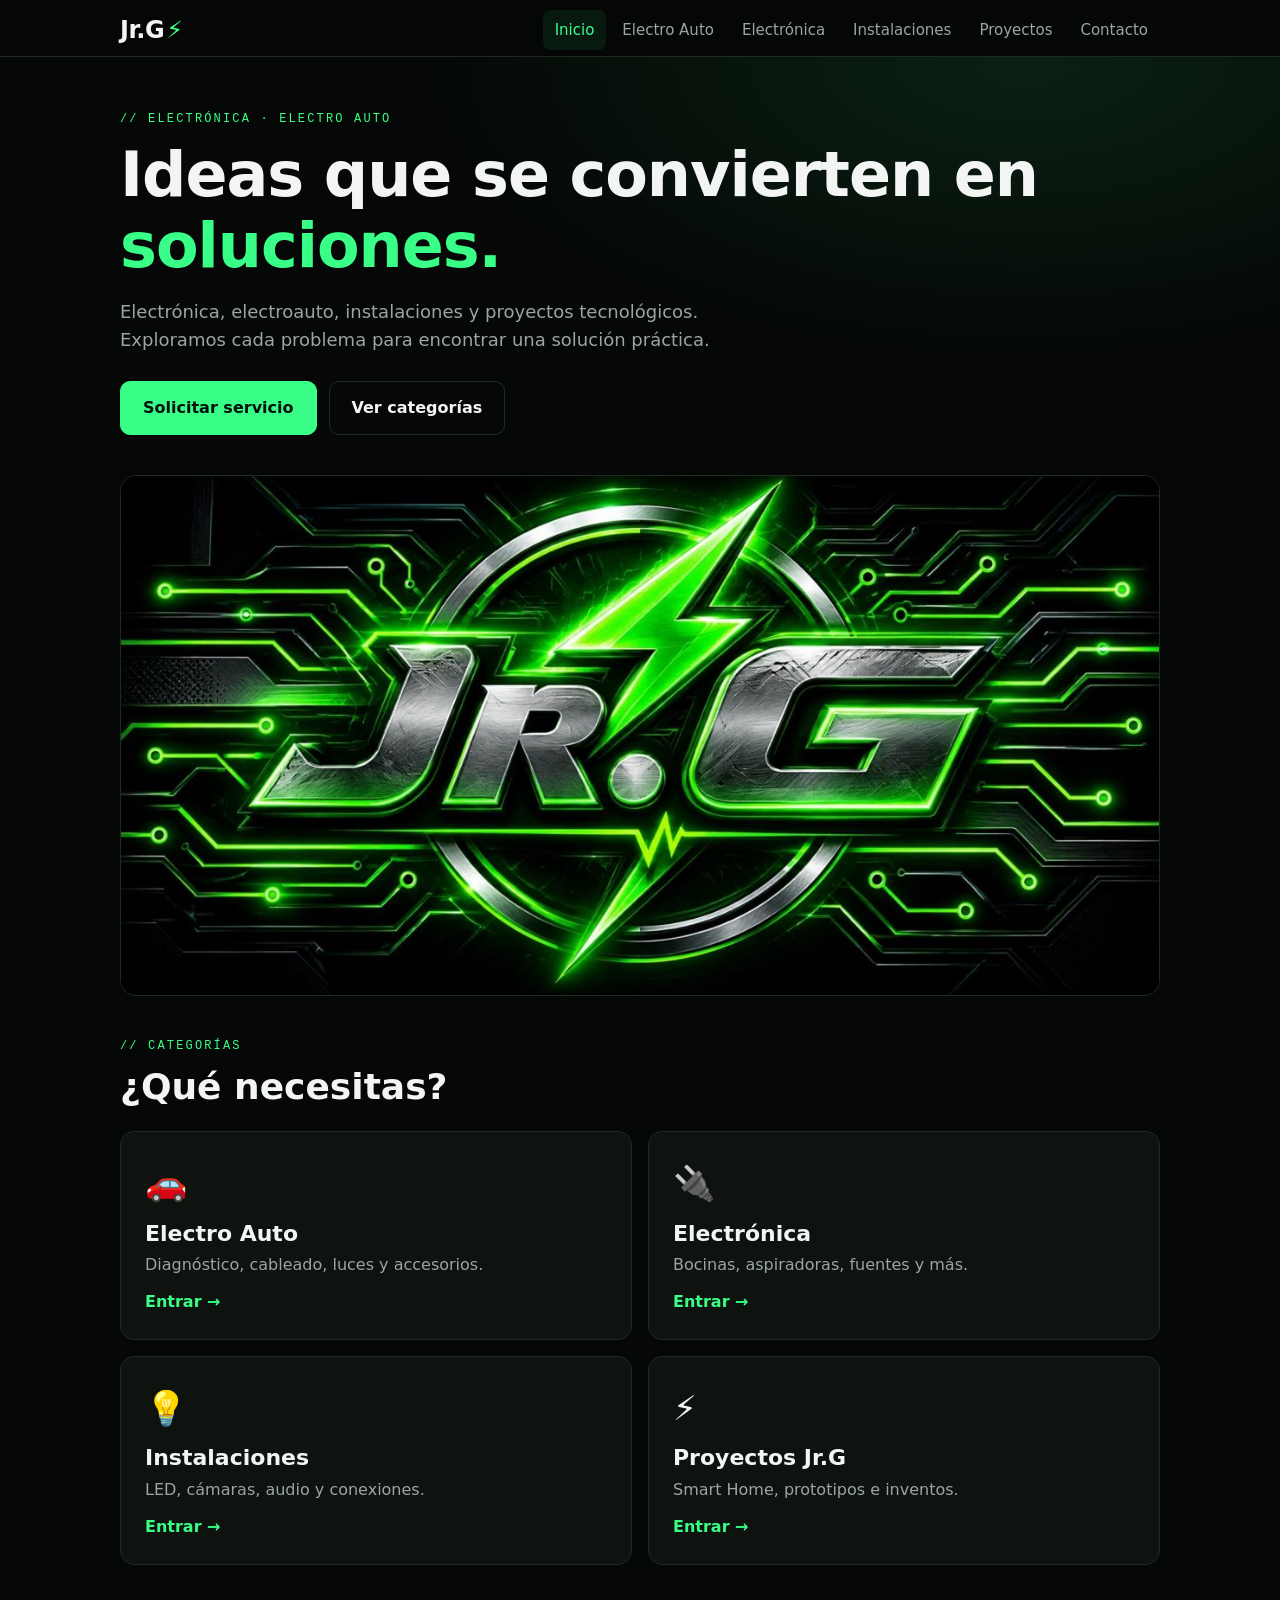
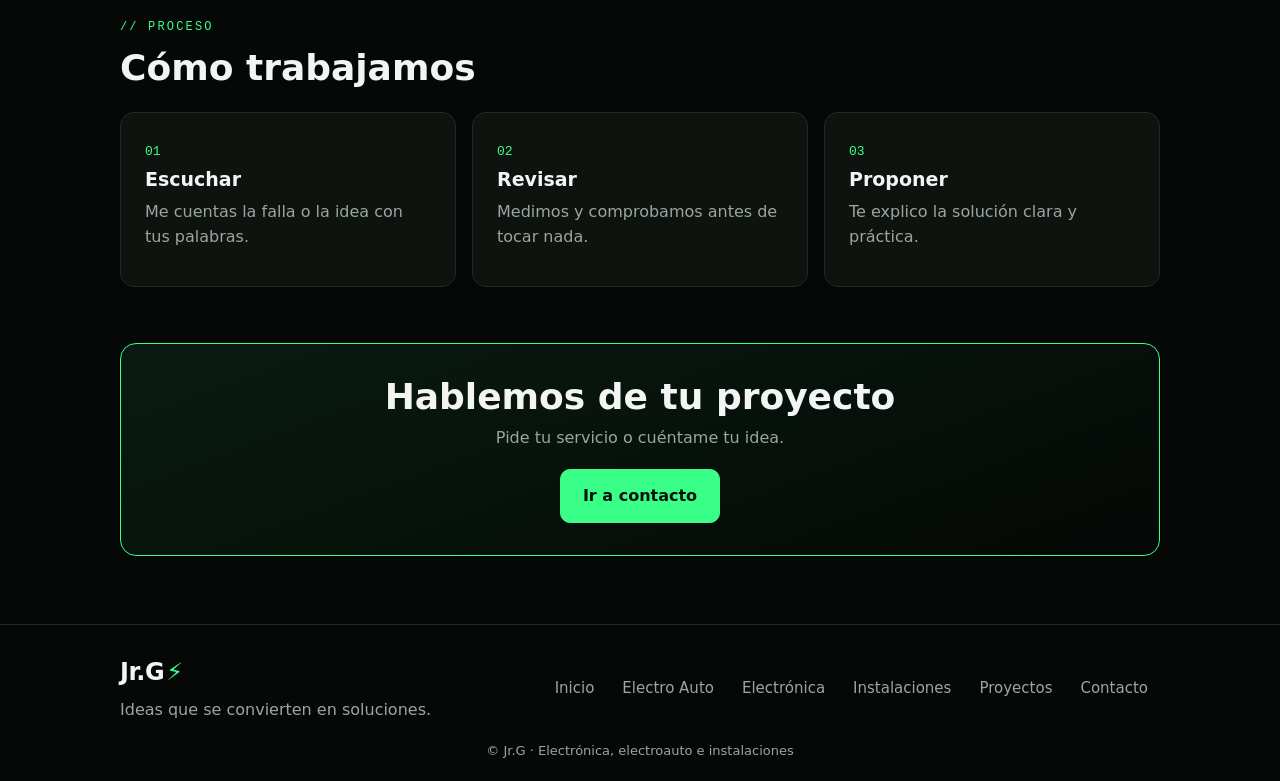
<file: index.html>
<!doctype html>
<html lang="es"><head><meta charset="utf-8">
<meta name="viewport" content="width=device-width,initial-scale=1">
<title>Inicio · Jr.G</title><meta name="description" content="Electrónica, electroauto, instalaciones y proyectos tecnológicos.">
<meta name="theme-color" content="#050806"><link rel="stylesheet" href="style.css"></head>
<body><header class="top"><div class="wrap bar">
<a class="logo" href="index.html" aria-label="Jr.G inicio">Jr.G<span>⚡</span></a>
<nav aria-label="Principal"><a href="index.html" aria-current="page">Inicio</a><a href="electro-auto.html">Electro Auto</a><a href="electronica.html">Electrónica</a><a href="instalaciones.html">Instalaciones</a><a href="proyectos.html">Proyectos</a><a href="contacto.html">Contacto</a></nav></div></header>
<main><section class="hero"><div class="wrap"><p class="tag">// ELECTRÓNICA · ELECTRO AUTO</p><h1>Ideas que se convierten en <em>soluciones.</em></h1>
<p class="lead">Electrónica, electroauto, instalaciones y proyectos tecnológicos. Exploramos cada problema para encontrar una solución práctica.</p>
<div class="row"><a class="btn" href="contacto.html">Solicitar servicio</a><a class="btn ghost" href="#categorias">Ver categorías</a></div></div></section>
<section class="wrap"><img class="banner" src="logo.jpg" alt="Logotipo Jr.G con rayo verde sobre circuito" width="1200" height="600"></section>
<section class="wrap sec" id="categorias"><p class="tag">// CATEGORÍAS</p><h2>¿Qué necesitas?</h2><div class="cats">
<a class="cat" href="electro-auto.html"><span>🚗</span><h3>Electro Auto</h3><p>Diagnóstico, cableado, luces y accesorios.</p><b>Entrar →</b></a>
<a class="cat" href="electronica.html"><span>🔌</span><h3>Electrónica</h3><p>Bocinas, aspiradoras, fuentes y más.</p><b>Entrar →</b></a>
<a class="cat" href="instalaciones.html"><span>💡</span><h3>Instalaciones</h3><p>LED, cámaras, audio y conexiones.</p><b>Entrar →</b></a>
<a class="cat" href="proyectos.html"><span>⚡</span><h3>Proyectos Jr.G</h3><p>Smart Home, prototipos e inventos.</p><b>Entrar →</b></a></div></section>
<section class="wrap sec"><p class="tag">// PROCESO</p><h2>Cómo trabajamos</h2><div class="grid">
<article class="card"><span class="n">01</span><h3>Escuchar</h3><p>Me cuentas la falla o la idea con tus palabras.</p></article>
<article class="card"><span class="n">02</span><h3>Revisar</h3><p>Medimos y comprobamos antes de tocar nada.</p></article>
<article class="card"><span class="n">03</span><h3>Proponer</h3><p>Te explico la solución clara y práctica.</p></article></div></section>
<section class="wrap sec"><div class="cta"><h2>Hablemos de tu proyecto</h2><p>Pide tu servicio o cuéntame tu idea.</p><a class="btn" href="contacto.html">Ir a contacto</a></div></section></main>
<footer><div class="wrap fgrid"><div><a class="logo" href="index.html">Jr.G<span>⚡</span></a>
<p>Ideas que se convierten en soluciones.</p></div><nav aria-label="Pie"><a href="index.html">Inicio</a><a href="electro-auto.html">Electro Auto</a><a href="electronica.html">Electrónica</a><a href="instalaciones.html">Instalaciones</a><a href="proyectos.html">Proyectos</a><a href="contacto.html">Contacto</a></nav></div>
<p class="copy">© Jr.G · Electrónica, electroauto e instalaciones</p></footer>
<script src="config.js"></script><script src="app.js"></script></body></html>
</file>
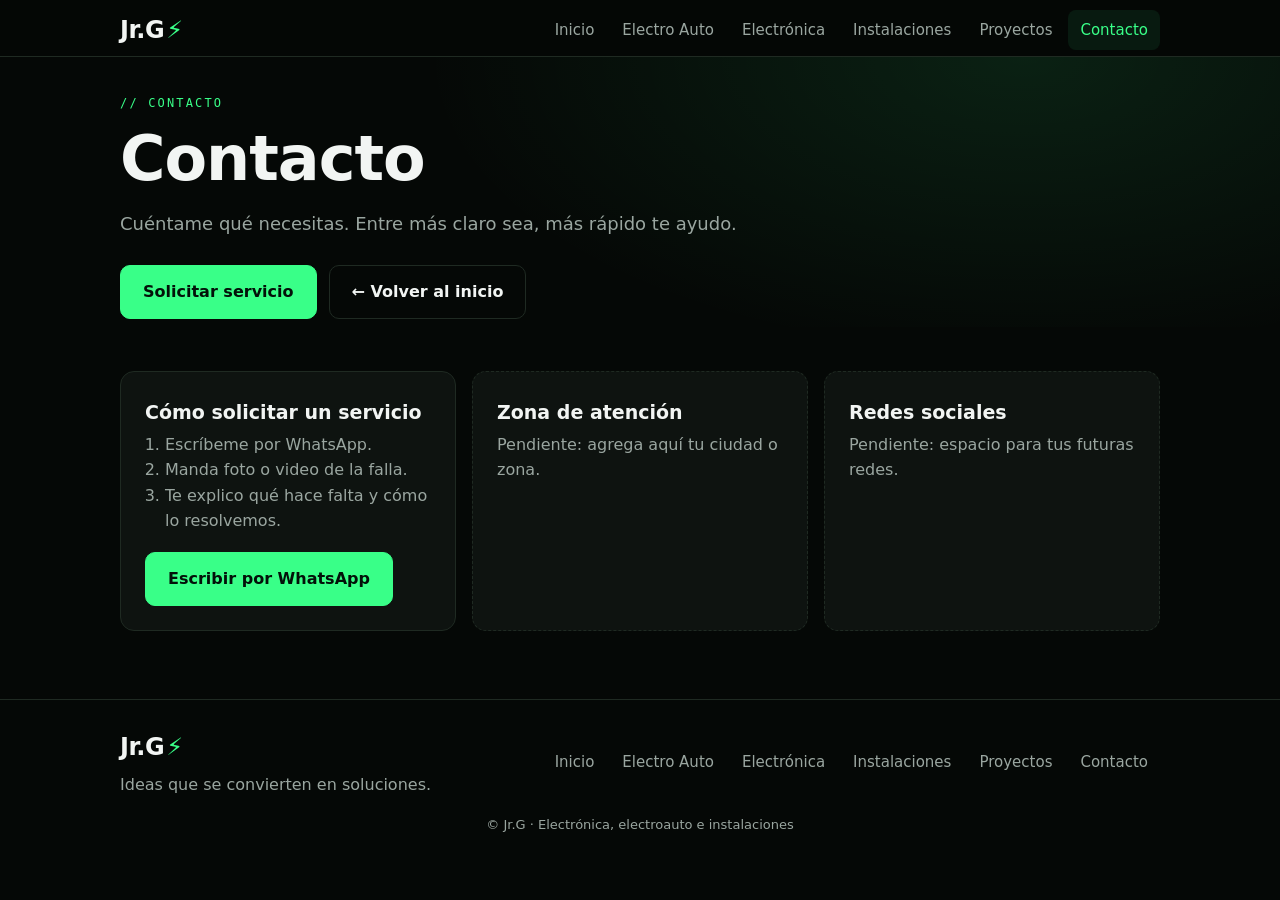
<file: contacto.html>
<!doctype html>
<html lang="es"><head><meta charset="utf-8">
<meta name="viewport" content="width=device-width,initial-scale=1">
<title>Contacto · Jr.G</title><meta name="description" content="Solicita un servicio con Jr.G.">
<meta name="theme-color" content="#050806"><link rel="stylesheet" href="style.css"></head>
<body><header class="top"><div class="wrap bar">
<a class="logo" href="index.html" aria-label="Jr.G inicio">Jr.G<span>⚡</span></a>
<nav aria-label="Principal"><a href="index.html">Inicio</a><a href="electro-auto.html">Electro Auto</a><a href="electronica.html">Electrónica</a><a href="instalaciones.html">Instalaciones</a><a href="proyectos.html">Proyectos</a><a href="contacto.html" aria-current="page">Contacto</a></nav></div></header>
<main><section class="hero sub"><div class="wrap"><p class="tag">// CONTACTO</p><h1>Contacto</h1><p class="lead">Cuéntame qué necesitas. Entre más claro sea, más rápido te ayudo.</p><div class="row"><a class="btn" href="contacto.html">Solicitar servicio</a><a class="btn ghost" href="index.html">← Volver al inicio</a></div></div></section><section class="wrap sec"><div class="grid"><article class="card"><h3>Cómo solicitar un servicio</h3><ol class="steps"><li>Escríbeme por WhatsApp.</li><li>Manda foto o video de la falla.</li><li>Te explico qué hace falta y cómo lo resolvemos.</li></ol><div id="wa-slot"><span class="btn off">WhatsApp: número pendiente</span></div></article>
<article class="card pend"><h3>Zona de atención</h3><p>Pendiente: agrega aquí tu ciudad o zona.</p></article>
<article class="card pend"><h3>Redes sociales</h3><p>Pendiente: espacio para tus futuras redes.</p></article></div></section></main>
<footer><div class="wrap fgrid"><div><a class="logo" href="index.html">Jr.G<span>⚡</span></a>
<p>Ideas que se convierten en soluciones.</p></div><nav aria-label="Pie"><a href="index.html">Inicio</a><a href="electro-auto.html">Electro Auto</a><a href="electronica.html">Electrónica</a><a href="instalaciones.html">Instalaciones</a><a href="proyectos.html">Proyectos</a><a href="contacto.html">Contacto</a></nav></div>
<p class="copy">© Jr.G · Electrónica, electroauto e instalaciones</p></footer>
<script src="config.js"></script><script src="app.js"></script></body></html>
</file>
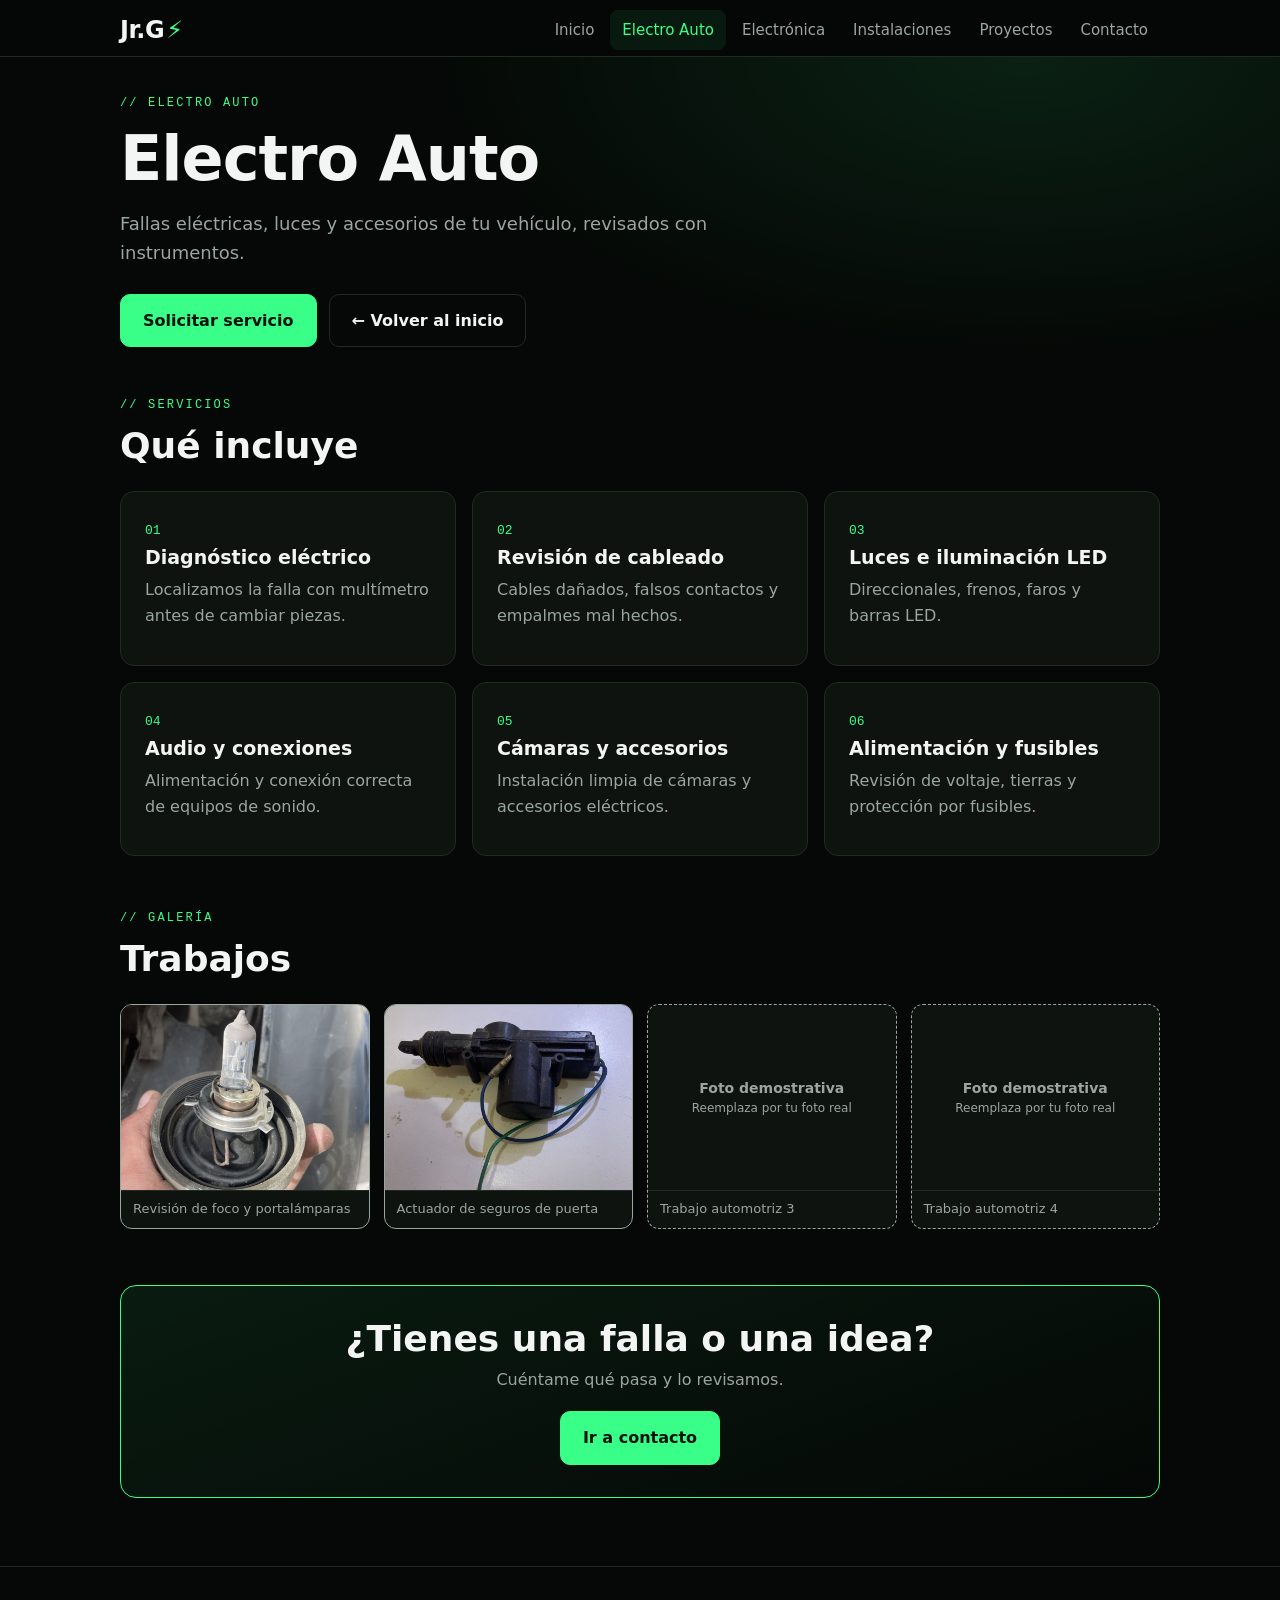
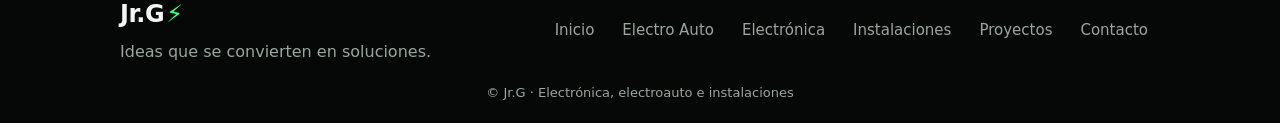
<file: electro-auto.html>
<!doctype html>
<html lang="es"><head><meta charset="utf-8">
<meta name="viewport" content="width=device-width,initial-scale=1">
<title>Electro Auto · Jr.G</title><meta name="description" content="Fallas eléctricas, luces y accesorios de tu vehículo, revisados con instrumentos.">
<meta name="theme-color" content="#050806"><link rel="stylesheet" href="style.css"></head>
<body><header class="top"><div class="wrap bar">
<a class="logo" href="index.html" aria-label="Jr.G inicio">Jr.G<span>⚡</span></a>
<nav aria-label="Principal"><a href="index.html">Inicio</a><a href="electro-auto.html" aria-current="page">Electro Auto</a><a href="electronica.html">Electrónica</a><a href="instalaciones.html">Instalaciones</a><a href="proyectos.html">Proyectos</a><a href="contacto.html">Contacto</a></nav></div></header>
<main><section class="hero sub"><div class="wrap"><p class="tag">// ELECTRO AUTO</p><h1>Electro Auto</h1><p class="lead">Fallas eléctricas, luces y accesorios de tu vehículo, revisados con instrumentos.</p><div class="row"><a class="btn" href="contacto.html">Solicitar servicio</a><a class="btn ghost" href="index.html">← Volver al inicio</a></div></div></section><section class="wrap sec"><p class="tag">// SERVICIOS</p><h2>Qué incluye</h2><div class="grid"><article class="card"><span class="n">01</span><h3>Diagnóstico eléctrico</h3><p>Localizamos la falla con multímetro antes de cambiar piezas.</p></article><article class="card"><span class="n">02</span><h3>Revisión de cableado</h3><p>Cables dañados, falsos contactos y empalmes mal hechos.</p></article><article class="card"><span class="n">03</span><h3>Luces e iluminación LED</h3><p>Direccionales, frenos, faros y barras LED.</p></article><article class="card"><span class="n">04</span><h3>Audio y conexiones</h3><p>Alimentación y conexión correcta de equipos de sonido.</p></article><article class="card"><span class="n">05</span><h3>Cámaras y accesorios</h3><p>Instalación limpia de cámaras y accesorios eléctricos.</p></article><article class="card"><span class="n">06</span><h3>Alimentación y fusibles</h3><p>Revisión de voltaje, tierras y protección por fusibles.</p></article></div></section><section class="wrap sec"><p class="tag">// GALERÍA</p><h2>Trabajos</h2><div class="gal"><figure class="ph real"><img src="foco.jpg" alt="Foco halógeno desmontado de un faro" loading="lazy"><figcaption>Revisión de foco y portalámparas</figcaption></figure><figure class="ph real"><img src="seguros.jpg" alt="Actuador de seguros eléctricos de puerta" loading="lazy"><figcaption>Actuador de seguros de puerta</figcaption></figure><figure class="ph"><div><b>Foto demostrativa</b><small>Reemplaza por tu foto real</small></div><figcaption>Trabajo automotriz 3</figcaption></figure><figure class="ph"><div><b>Foto demostrativa</b><small>Reemplaza por tu foto real</small></div><figcaption>Trabajo automotriz 4</figcaption></figure></div></section><section class="wrap sec"><div class="cta"><h2>¿Tienes una falla o una idea?</h2><p>Cuéntame qué pasa y lo revisamos.</p><a class="btn" href="contacto.html">Ir a contacto</a></div></section></main>
<footer><div class="wrap fgrid"><div><a class="logo" href="index.html">Jr.G<span>⚡</span></a>
<p>Ideas que se convierten en soluciones.</p></div><nav aria-label="Pie"><a href="index.html">Inicio</a><a href="electro-auto.html">Electro Auto</a><a href="electronica.html">Electrónica</a><a href="instalaciones.html">Instalaciones</a><a href="proyectos.html">Proyectos</a><a href="contacto.html">Contacto</a></nav></div>
<p class="copy">© Jr.G · Electrónica, electroauto e instalaciones</p></footer>
<script src="config.js"></script><script src="app.js"></script></body></html>
</file>
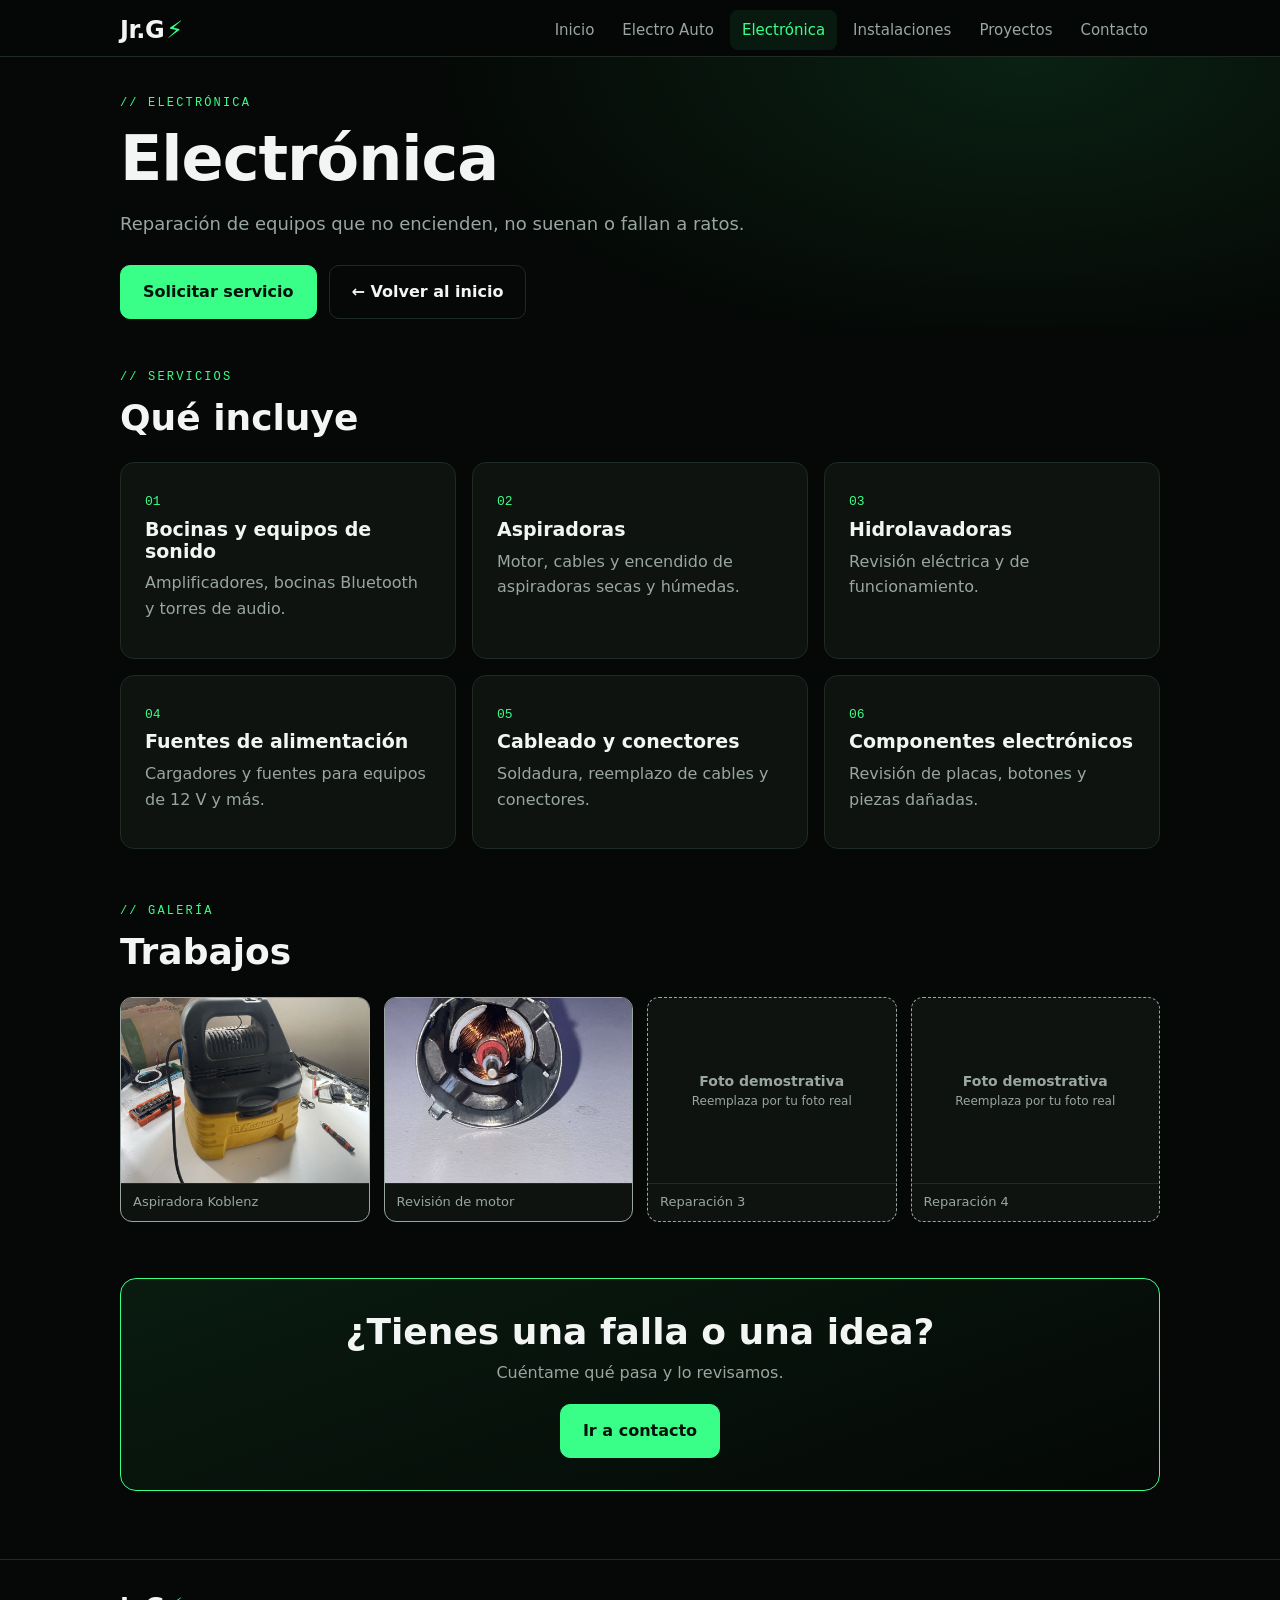
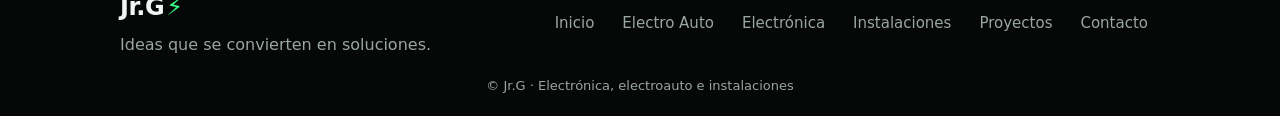
<file: electronica.html>
<!doctype html>
<html lang="es"><head><meta charset="utf-8">
<meta name="viewport" content="width=device-width,initial-scale=1">
<title>Electrónica · Jr.G</title><meta name="description" content="Reparación de equipos que no encienden, no suenan o fallan a ratos.">
<meta name="theme-color" content="#050806"><link rel="stylesheet" href="style.css"></head>
<body><header class="top"><div class="wrap bar">
<a class="logo" href="index.html" aria-label="Jr.G inicio">Jr.G<span>⚡</span></a>
<nav aria-label="Principal"><a href="index.html">Inicio</a><a href="electro-auto.html">Electro Auto</a><a href="electronica.html" aria-current="page">Electrónica</a><a href="instalaciones.html">Instalaciones</a><a href="proyectos.html">Proyectos</a><a href="contacto.html">Contacto</a></nav></div></header>
<main><section class="hero sub"><div class="wrap"><p class="tag">// ELECTRÓNICA</p><h1>Electrónica</h1><p class="lead">Reparación de equipos que no encienden, no suenan o fallan a ratos.</p><div class="row"><a class="btn" href="contacto.html">Solicitar servicio</a><a class="btn ghost" href="index.html">← Volver al inicio</a></div></div></section><section class="wrap sec"><p class="tag">// SERVICIOS</p><h2>Qué incluye</h2><div class="grid"><article class="card"><span class="n">01</span><h3>Bocinas y equipos de sonido</h3><p>Amplificadores, bocinas Bluetooth y torres de audio.</p></article><article class="card"><span class="n">02</span><h3>Aspiradoras</h3><p>Motor, cables y encendido de aspiradoras secas y húmedas.</p></article><article class="card"><span class="n">03</span><h3>Hidrolavadoras</h3><p>Revisión eléctrica y de funcionamiento.</p></article><article class="card"><span class="n">04</span><h3>Fuentes de alimentación</h3><p>Cargadores y fuentes para equipos de 12 V y más.</p></article><article class="card"><span class="n">05</span><h3>Cableado y conectores</h3><p>Soldadura, reemplazo de cables y conectores.</p></article><article class="card"><span class="n">06</span><h3>Componentes electrónicos</h3><p>Revisión de placas, botones y piezas dañadas.</p></article></div></section><section class="wrap sec"><p class="tag">// GALERÍA</p><h2>Trabajos</h2><div class="gal"><figure class="ph real"><img src="aspiradora.jpg" alt="Aspiradora Koblenz seca y húmeda en reparación" loading="lazy"><figcaption>Aspiradora Koblenz</figcaption></figure><figure class="ph real"><img src="motor.jpg" alt="Motor eléctrico abierto para revisión" loading="lazy"><figcaption>Revisión de motor</figcaption></figure><figure class="ph"><div><b>Foto demostrativa</b><small>Reemplaza por tu foto real</small></div><figcaption>Reparación 3</figcaption></figure><figure class="ph"><div><b>Foto demostrativa</b><small>Reemplaza por tu foto real</small></div><figcaption>Reparación 4</figcaption></figure></div></section><section class="wrap sec"><div class="cta"><h2>¿Tienes una falla o una idea?</h2><p>Cuéntame qué pasa y lo revisamos.</p><a class="btn" href="contacto.html">Ir a contacto</a></div></section></main>
<footer><div class="wrap fgrid"><div><a class="logo" href="index.html">Jr.G<span>⚡</span></a>
<p>Ideas que se convierten en soluciones.</p></div><nav aria-label="Pie"><a href="index.html">Inicio</a><a href="electro-auto.html">Electro Auto</a><a href="electronica.html">Electrónica</a><a href="instalaciones.html">Instalaciones</a><a href="proyectos.html">Proyectos</a><a href="contacto.html">Contacto</a></nav></div>
<p class="copy">© Jr.G · Electrónica, electroauto e instalaciones</p></footer>
<script src="config.js"></script><script src="app.js"></script></body></html>
</file>
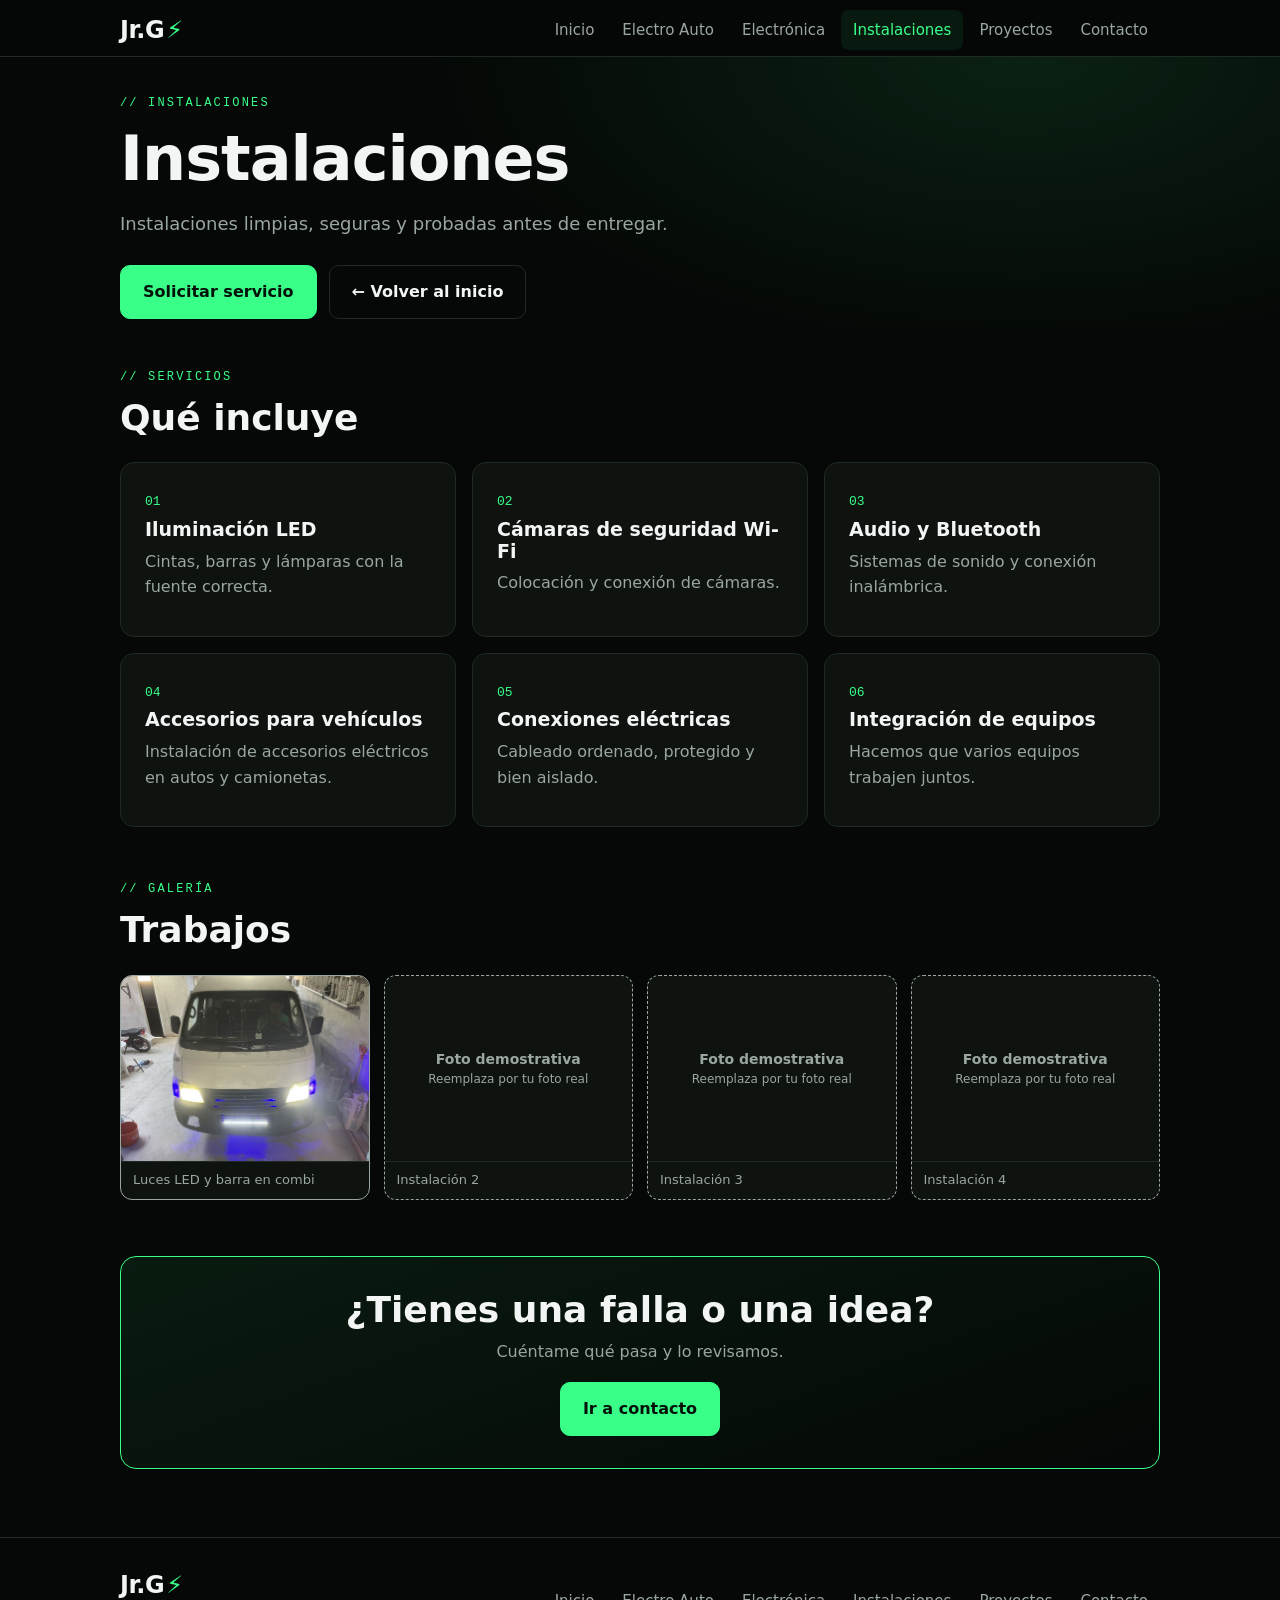
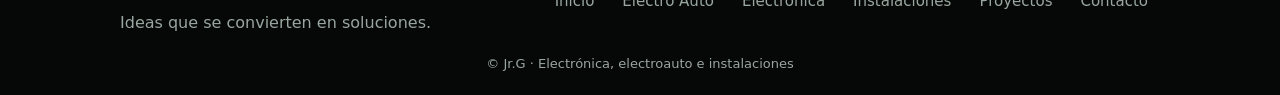
<file: instalaciones.html>
<!doctype html>
<html lang="es"><head><meta charset="utf-8">
<meta name="viewport" content="width=device-width,initial-scale=1">
<title>Instalaciones · Jr.G</title><meta name="description" content="Instalaciones limpias, seguras y probadas antes de entregar.">
<meta name="theme-color" content="#050806"><link rel="stylesheet" href="style.css"></head>
<body><header class="top"><div class="wrap bar">
<a class="logo" href="index.html" aria-label="Jr.G inicio">Jr.G<span>⚡</span></a>
<nav aria-label="Principal"><a href="index.html">Inicio</a><a href="electro-auto.html">Electro Auto</a><a href="electronica.html">Electrónica</a><a href="instalaciones.html" aria-current="page">Instalaciones</a><a href="proyectos.html">Proyectos</a><a href="contacto.html">Contacto</a></nav></div></header>
<main><section class="hero sub"><div class="wrap"><p class="tag">// INSTALACIONES</p><h1>Instalaciones</h1><p class="lead">Instalaciones limpias, seguras y probadas antes de entregar.</p><div class="row"><a class="btn" href="contacto.html">Solicitar servicio</a><a class="btn ghost" href="index.html">← Volver al inicio</a></div></div></section><section class="wrap sec"><p class="tag">// SERVICIOS</p><h2>Qué incluye</h2><div class="grid"><article class="card"><span class="n">01</span><h3>Iluminación LED</h3><p>Cintas, barras y lámparas con la fuente correcta.</p></article><article class="card"><span class="n">02</span><h3>Cámaras de seguridad Wi-Fi</h3><p>Colocación y conexión de cámaras.</p></article><article class="card"><span class="n">03</span><h3>Audio y Bluetooth</h3><p>Sistemas de sonido y conexión inalámbrica.</p></article><article class="card"><span class="n">04</span><h3>Accesorios para vehículos</h3><p>Instalación de accesorios eléctricos en autos y camionetas.</p></article><article class="card"><span class="n">05</span><h3>Conexiones eléctricas</h3><p>Cableado ordenado, protegido y bien aislado.</p></article><article class="card"><span class="n">06</span><h3>Integración de equipos</h3><p>Hacemos que varios equipos trabajen juntos.</p></article></div></section><section class="wrap sec"><p class="tag">// GALERÍA</p><h2>Trabajos</h2><div class="gal"><figure class="ph real"><img src="combi.jpg" alt="Combi con luces LED y barra frontal instaladas" loading="lazy"><figcaption>Luces LED y barra en combi</figcaption></figure><figure class="ph"><div><b>Foto demostrativa</b><small>Reemplaza por tu foto real</small></div><figcaption>Instalación 2</figcaption></figure><figure class="ph"><div><b>Foto demostrativa</b><small>Reemplaza por tu foto real</small></div><figcaption>Instalación 3</figcaption></figure><figure class="ph"><div><b>Foto demostrativa</b><small>Reemplaza por tu foto real</small></div><figcaption>Instalación 4</figcaption></figure></div></section><section class="wrap sec"><div class="cta"><h2>¿Tienes una falla o una idea?</h2><p>Cuéntame qué pasa y lo revisamos.</p><a class="btn" href="contacto.html">Ir a contacto</a></div></section></main>
<footer><div class="wrap fgrid"><div><a class="logo" href="index.html">Jr.G<span>⚡</span></a>
<p>Ideas que se convierten en soluciones.</p></div><nav aria-label="Pie"><a href="index.html">Inicio</a><a href="electro-auto.html">Electro Auto</a><a href="electronica.html">Electrónica</a><a href="instalaciones.html">Instalaciones</a><a href="proyectos.html">Proyectos</a><a href="contacto.html">Contacto</a></nav></div>
<p class="copy">© Jr.G · Electrónica, electroauto e instalaciones</p></footer>
<script src="config.js"></script><script src="app.js"></script></body></html>
</file>
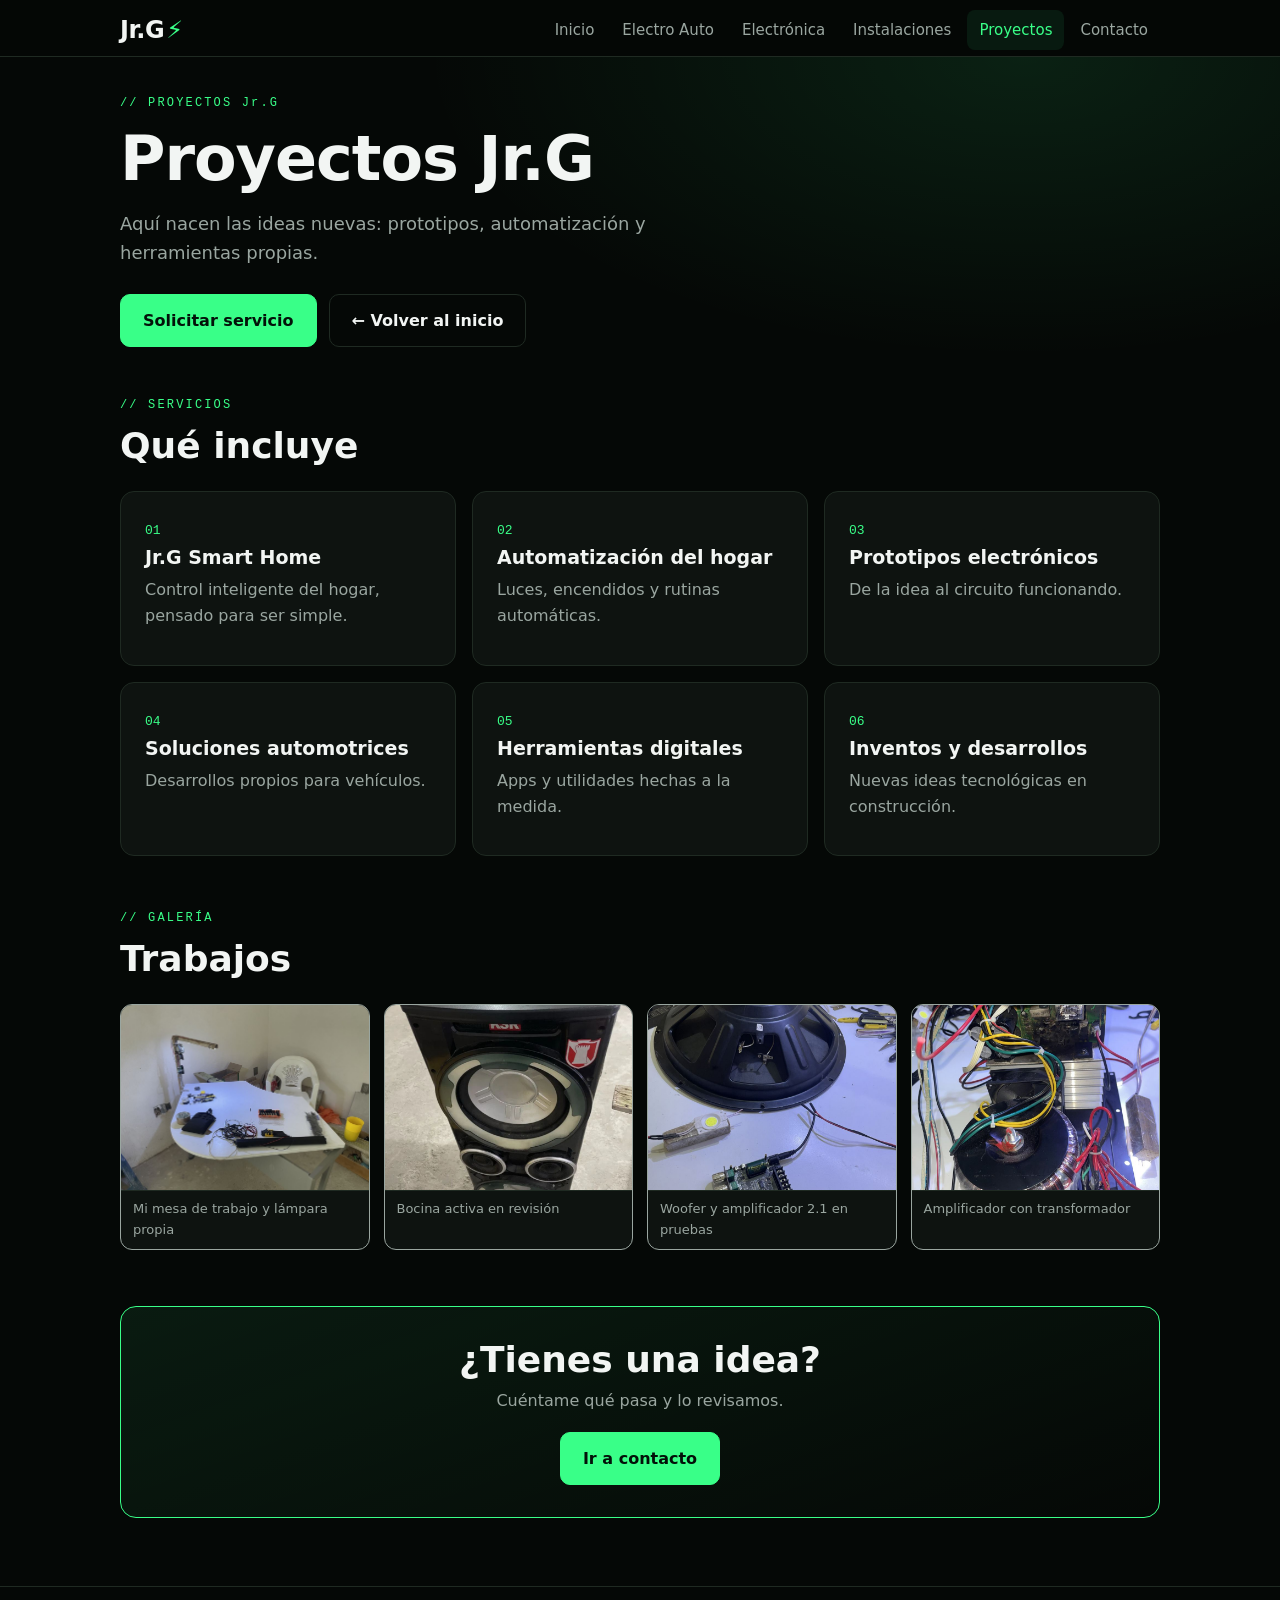
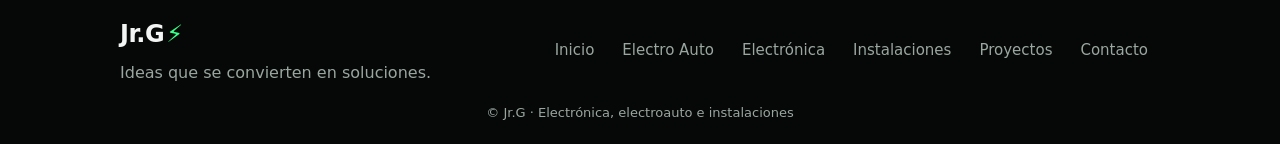
<file: proyectos.html>
<!doctype html>
<html lang="es"><head><meta charset="utf-8">
<meta name="viewport" content="width=device-width,initial-scale=1">
<title>Proyectos Jr.G · Jr.G</title><meta name="description" content="Innovación y desarrollo: casas inteligentes, prototipos y herramientas.">
<meta name="theme-color" content="#050806"><link rel="stylesheet" href="style.css"></head>
<body><header class="top"><div class="wrap bar">
<a class="logo" href="index.html" aria-label="Jr.G inicio">Jr.G<span>⚡</span></a>
<nav aria-label="Principal"><a href="index.html">Inicio</a><a href="electro-auto.html">Electro Auto</a><a href="electronica.html">Electrónica</a><a href="instalaciones.html">Instalaciones</a><a href="proyectos.html" aria-current="page">Proyectos</a><a href="contacto.html">Contacto</a></nav></div></header>
<main><section class="hero sub"><div class="wrap"><p class="tag">// PROYECTOS Jr.G</p><h1>Proyectos Jr.G</h1><p class="lead">Aquí nacen las ideas nuevas: prototipos, automatización y herramientas propias.</p><div class="row"><a class="btn" href="contacto.html">Solicitar servicio</a><a class="btn ghost" href="index.html">← Volver al inicio</a></div></div></section><section class="wrap sec"><p class="tag">// SERVICIOS</p><h2>Qué incluye</h2><div class="grid"><article class="card"><span class="n">01</span><h3>Jr.G Smart Home</h3><p>Control inteligente del hogar, pensado para ser simple.</p></article><article class="card"><span class="n">02</span><h3>Automatización del hogar</h3><p>Luces, encendidos y rutinas automáticas.</p></article><article class="card"><span class="n">03</span><h3>Prototipos electrónicos</h3><p>De la idea al circuito funcionando.</p></article><article class="card"><span class="n">04</span><h3>Soluciones automotrices</h3><p>Desarrollos propios para vehículos.</p></article><article class="card"><span class="n">05</span><h3>Herramientas digitales</h3><p>Apps y utilidades hechas a la medida.</p></article><article class="card"><span class="n">06</span><h3>Inventos y desarrollos</h3><p>Nuevas ideas tecnológicas en construcción.</p></article></div></section><section class="wrap sec"><p class="tag">// GALERÍA</p><h2>Trabajos</h2><div class="gal"><figure class="ph real"><img src="mesa.jpg" alt="Mesa de trabajo con herramientas y lámpara propia" loading="lazy"><figcaption>Mi mesa de trabajo y lámpara propia</figcaption></figure><figure class="ph real"><img src="bocina.jpg" alt="Bocina activa con dos woofers y ecualizador" loading="lazy"><figcaption>Bocina activa en revisión</figcaption></figure><figure class="ph real"><img src="woofer.jpg" alt="Woofer de 4 ohms con placa amplificadora 2.1 en pruebas" loading="lazy"><figcaption>Woofer y amplificador 2.1 en pruebas</figcaption></figure><figure class="ph real"><img src="transformador.jpg" alt="Amplificador con transformador toroidal y relevador" loading="lazy"><figcaption>Amplificador con transformador</figcaption></figure></div></section><section class="wrap sec"><div class="cta"><h2>¿Tienes una idea?</h2><p>Cuéntame qué pasa y lo revisamos.</p><a class="btn" href="contacto.html">Ir a contacto</a></div></section></main>
<footer><div class="wrap fgrid"><div><a class="logo" href="index.html">Jr.G<span>⚡</span></a>
<p>Ideas que se convierten en soluciones.</p></div><nav aria-label="Pie"><a href="index.html">Inicio</a><a href="electro-auto.html">Electro Auto</a><a href="electronica.html">Electrónica</a><a href="instalaciones.html">Instalaciones</a><a href="proyectos.html">Proyectos</a><a href="contacto.html">Contacto</a></nav></div>
<p class="copy">© Jr.G · Electrónica, electroauto e instalaciones</p></footer>
<script src="config.js"></script><script src="app.js"></script></body></html>
</file>
<file: style.css>
:root{--bg:#050806;--panel:#0e1310;--line:#1f2a22;--g:#39ff88;--tx:#f2f5f3;--mu:#9aa6a0}
*{box-sizing:border-box}html{scroll-behavior:smooth}
body{margin:0;background:var(--bg);color:var(--tx);font:16px/1.6 system-ui,-apple-system,"Segoe UI",Roboto,sans-serif;overflow-x:hidden}
a{color:inherit;text-decoration:none}h1,h2,h3{line-height:1.15;margin:0}
.wrap{max-width:1080px;margin:0 auto;padding:0 20px}
.top{position:sticky;top:0;z-index:10;background:rgba(5,8,6,.92);backdrop-filter:blur(8px);border-bottom:1px solid var(--line)}
.bar{display:flex;flex-direction:column;gap:6px;padding-top:10px;padding-bottom:6px}
.logo{font-weight:800;font-size:24px;letter-spacing:-.5px}.logo span{color:var(--g);margin-left:2px}
nav{display:flex;gap:4px;overflow-x:auto;scrollbar-width:none}nav::-webkit-scrollbar{display:none}
nav a{white-space:nowrap;padding:8px 12px;border-radius:8px;color:var(--mu);font-size:15px}
nav a:hover{color:var(--tx)}nav a[aria-current]{color:var(--g);background:rgba(57,255,136,.08)}
.hero{padding:56px 0 32px;background:radial-gradient(600px 300px at 80% 0,rgba(57,255,136,.10),transparent)}
.hero.sub{padding:40px 0 8px}
.tag{font:12px/1 ui-monospace,Menlo,monospace;letter-spacing:.18em;color:var(--g);margin:0 0 14px}
h1{font-size:clamp(34px,8vw,62px);font-weight:800;letter-spacing:-1px;margin-bottom:16px}
h1 em{font-style:normal;color:var(--g)}h2{font-size:clamp(26px,5vw,36px);margin-bottom:24px}
.lead{color:var(--mu);font-size:18px;max-width:640px;margin:0 0 26px}
.row{display:flex;flex-wrap:wrap;gap:12px}
.btn{display:inline-block;background:var(--g);color:#031109;font-weight:700;padding:13px 22px;border-radius:10px;border:1px solid var(--g);transition:transform .15s,box-shadow .15s}
.btn:hover{transform:translateY(-2px);box-shadow:0 6px 22px rgba(57,255,136,.28)}
.btn.ghost{background:transparent;color:var(--tx);border-color:var(--line)}.btn.ghost:hover{border-color:var(--g);box-shadow:none}
.btn.off{background:transparent;color:var(--mu);border:1px dashed var(--mu);cursor:not-allowed}.btn.off:hover{transform:none;box-shadow:none}
.sec{padding-top:44px;padding-bottom:12px}
.cats,.grid{display:grid;gap:16px;grid-template-columns:1fr}
.cat,.card{background:var(--panel);border:1px solid var(--line);border-radius:14px;padding:24px;transition:border-color .2s,transform .2s}
.cat:hover{border-color:var(--g);transform:translateY(-3px)}
.cat span{font-size:34px;display:block;margin-bottom:10px}.cat h3{font-size:22px;margin-bottom:6px}
.cat p,.card p{color:var(--mu);margin:0 0 12px}.cat b{color:var(--g)}
.card h3{font-size:19px;margin:6px 0 8px}.n{font:13px ui-monospace,Menlo,monospace;color:var(--g)}
.card.pend{border-style:dashed}.steps{color:var(--mu);padding-left:20px;margin:0 0 18px}
.gal{display:grid;gap:14px;grid-template-columns:1fr 1fr}
.ph{margin:0;border:1px dashed var(--mu);border-radius:12px;overflow:hidden;background:var(--panel)}
.ph div{aspect-ratio:4/3;display:flex;flex-direction:column;align-items:center;justify-content:center;text-align:center;padding:8px;color:var(--mu)}
.ph b{font-size:14px}.ph small{font-size:12px}.ph img{width:100%;aspect-ratio:4/3;object-fit:cover;display:block}
.ph figcaption{padding:8px 12px;font-size:13px;color:var(--mu);border-top:1px solid var(--line)}
.note{color:var(--mu);font-size:13px;margin-top:14px}code{background:var(--panel);padding:2px 6px;border-radius:5px;color:var(--g)}
.cta{border:1px solid var(--g);border-radius:16px;padding:32px 24px;text-align:center;background:linear-gradient(160deg,rgba(57,255,136,.08),transparent)}
.cta h2{margin-bottom:8px}.cta p{color:var(--mu);margin:0 0 18px}
footer{margin-top:56px;border-top:1px solid var(--line);padding:28px 0 20px}
.fgrid{display:flex;flex-direction:column;gap:14px}.fgrid p{color:var(--mu);margin:6px 0 0}
footer nav{flex-wrap:wrap;overflow:visible}.copy{text-align:center;color:var(--mu);font-size:13px;margin:18px 0 0}
@media(min-width:720px){.bar{flex-direction:row;justify-content:space-between;align-items:center}
.cats{grid-template-columns:repeat(2,1fr)}.grid{grid-template-columns:repeat(3,1fr)}.gal{grid-template-columns:repeat(4,1fr)}
.fgrid{flex-direction:row;justify-content:space-between;align-items:center}}
@media(prefers-reduced-motion:reduce){*{transition:none!important;scroll-behavior:auto}}
.ph.real{position:relative;border-style:solid}.ph.real img{aspect-ratio:4/3;object-fit:cover}
.demo{position:absolute;top:8px;left:8px;background:rgba(5,8,6,.8);color:var(--g);font-size:11px;padding:3px 8px;border-radius:6px;border:1px solid var(--line)}
.taller{max-width:520px;margin:0 auto}.taller img{aspect-ratio:2/3;object-position:top}
.banner{display:block;width:100%;height:auto;border-radius:16px;border:1px solid var(--line);margin-top:8px}
</file>
